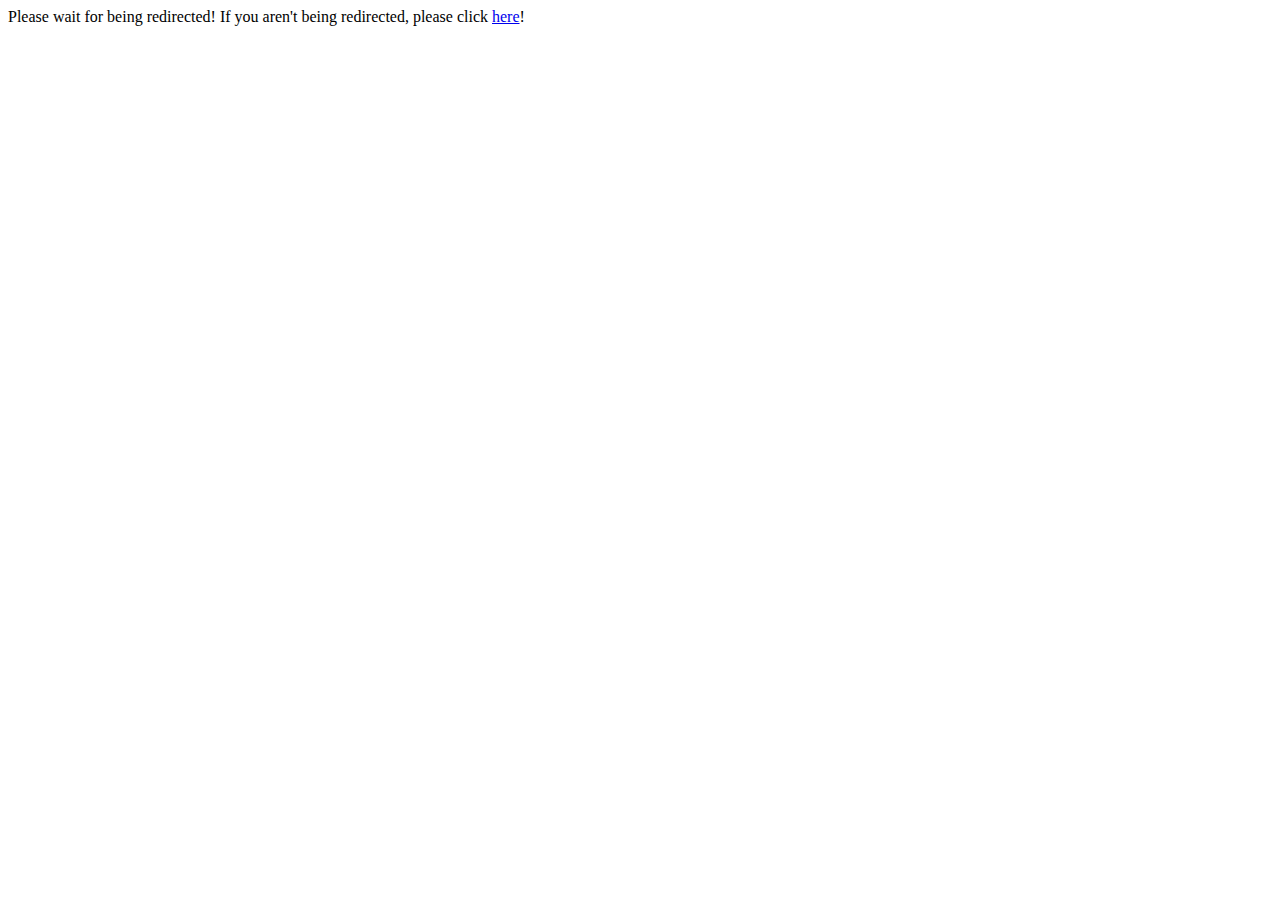
<file: README/index.html>
<!DOCTYPE html>
<html>
    <head>
    </head>
    <body>
        Please wait for being redirected!
        If you aren't being redirected, please click <a href="readme/index.html">here</a>!
    </body>
</html>
</file>
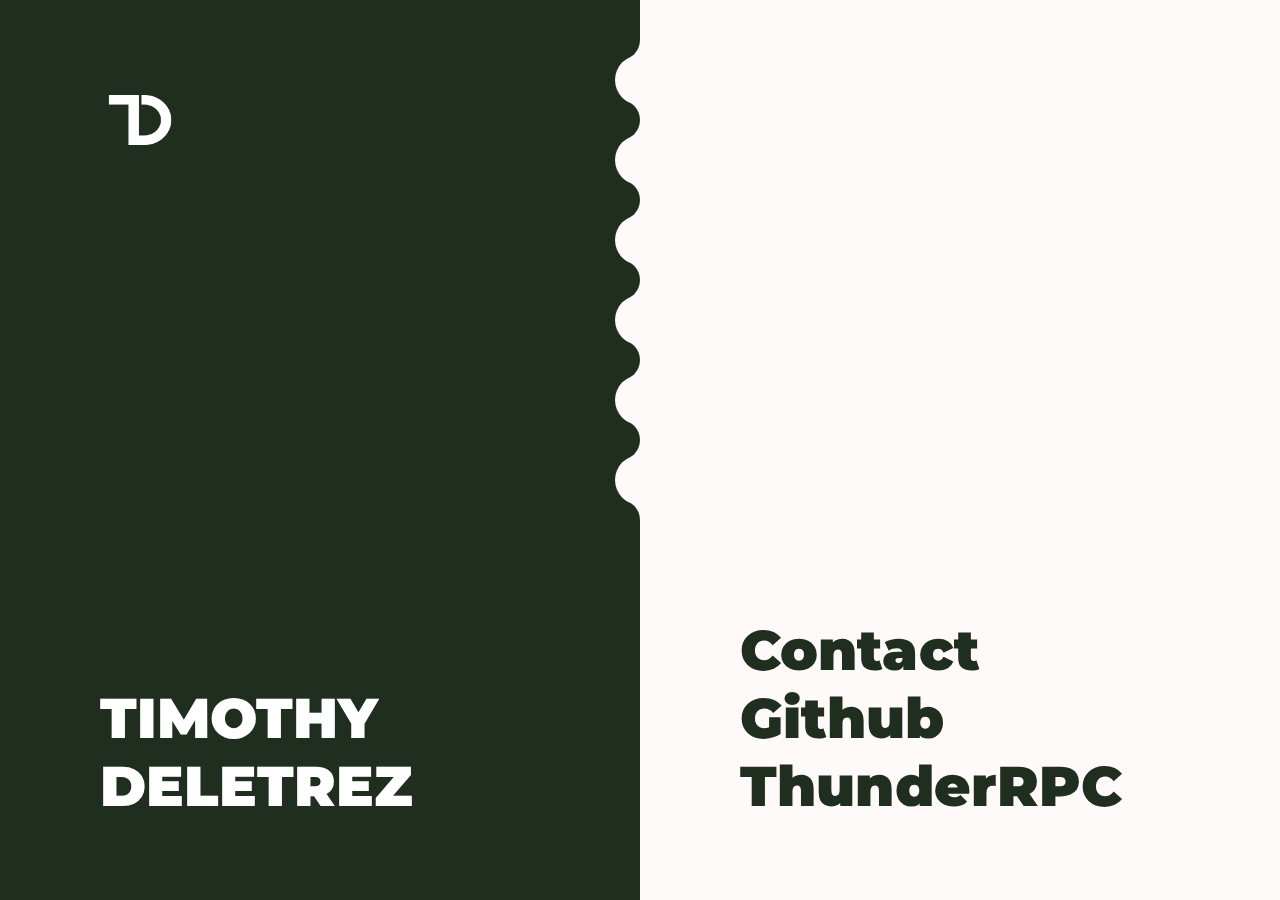
<file: website/index.html>
<!DOCTYPE html>
<html lang="en">
    <head>
        <!-- Global Meta Data -->
        <meta charset="utf-8">

        <!-- CSS Link -->
        <link rel="stylesheet" href="css/style.css">
        
        <!-- Graphics Customization -->
                <title>deltim --home</title>
        <link rel="icon" href="imgs/icon_alt.png">
        <link rel="stylesheet" href="css/style.css">
        <meta name="viewport" content="width=device-width, initial-scale=1.0">
        <meta name="keywords" content="timothydeletrez timothy deletrez deltim">
        <meta name="description" content="Hi! This is my personal website, you can find links to my socials medias and projects here!">
        <meta name="robots" content="index">
        <meta name="twitter:card" content="summary_large_image">
        <meta property="og:description" content="Hi! This is my personal website, you can find links to my socials medias and projects here!">
        <meta property="og:image" content="img/banner.png">
        <meta property="og:type" content="profile">
        <meta property="og:url" content="deltim.github.io/deltim/website">
        <meta charset="utf-8">
    </head>
    <body>
        <section class="home">
            <div class="left">
                <img src="imgs/icon.png" alt="Timothy Deletrez's icon, I made it myself.">
                <h1>Timothy<br>Deletrez</h1>
                <li class="balls-list">
                    <div class="balls"></div>
                    <div class="balls"></div>
                    <div class="balls"></div>
                    <div class="balls"></div>
                    <div class="balls"></div>
                    <div class="balls"></div>
                </li>
            </div>
            <div class="right">
                <div class="links">
                    <a href="mailto:deletrez.timothy@gmail.com" class="links-item">
                        Contact
                    </a>
                    <a href="github/index.html" class="links-item">
                        Github
                    </a>
                    <a href="thunder-rpc/index.html" class="links-item">
                        ThunderRPC
                    </a>
                </div>
            </div>      
        </section>
    </body>
</html>

    <!---------------------->
    <!--  This is a duck  -->
    <!--        _         -->
    <!--      <(.)__      -->
    <!--       (___/      -->
    <!---------------------->

    <!-- 
    This code has been
    made with heart 
    by timothydeletrez 
    -->
</file>
<file: website/css/style.css>
@import url('https://fonts.googleapis.com/css2?family=Montserrat:ital,wght@0,100;0,200;0,300;0,400;0,500;0,600;0,700;0,800;0,900;1,100;1,200;1,300;1,400;1,500;1,600;1,700;1,800;1,900&display=swap');

/* ~~~~~~~~~~~~~~~~~~~~~~~~~ #
#   CSS Reset
# ~~~~~~~~~~~~~~~~~~~~~~~~~ */

* {
    margin: 0;
    text-decoration: none;
    list-style: none;
    color: white;
}

html {
    scroll-behavior: smooth;
}

body {
    background: #fffafa;
    transition: all 0.5s ease;
}

/* ~~~~~~~~~~~~~~~~~~~~~~~~~ #
#   CSS Variables (root)
#
#   ! If you want to change color of the website,
#   Please do it here, and do not edit manually.
# ~~~~~~~~~~~~~~~~~~~~~~~~~ */

:root {
    --bgcolor: #fffafa;
    --maincolor: #202E20;
    --linkcolor: #55b655;

    --ff-main: 'Montserrat';
}

/* ~~~~~~~~~~~~~~~~~~~~~~~~~ #
#   Background
# ~~~~~~~~~~~~~~~~~~~~~~~~~ */

section.home {
    display: flex;
}

section.home div.left {
    background: var(--maincolor);
    height: 100vh;
    width: 50%;
    position: relative;
}

section.home div.left li.balls-list {
    position: absolute;
    top: 0;
    right: 0;
    margin-top: 25px;
    transform: translateX(25px);
}

section.home div.left li.balls-list div.balls {
    content: "";
    width: 50px;
    height: 50px;
    background: var(--bgcolor);
    margin: 30px 0;
    border-radius: 100px;
    position: relative;
}

section.home div.left li.balls-list div.balls::before {
    content: "";
    position: absolute;
    top: -15px;
    right: 25px;
    width: 20px;
    height: 20px;
    background-color: transparent;
    box-shadow: 10px 0 0 var(--bgcolor);
    border-bottom-right-radius: 100px;
}

section.home div.left li.balls-list div.balls::after {
    content: "";
    position: absolute;
    bottom: -15px;
    right: 25px;
    width: 20px;
    height: 20px;
    background-color: transparent;
    box-shadow: 10px 0 0 var(--bgcolor);
    border-top-right-radius: 100px;
}

/* ~~~~~~~~~~~~~~~~~~~~~~~~~ #
#   Left Side 
#   (Todoroki fire quirk... yeah i'm a mha addict)
# ~~~~~~~~~~~~~~~~~~~~~~~~~ */ 

section.home div.left img {
    width: 80px;
    height: 80px;
    position: absolute;
    top: 80px;
    left: 100px;
}

section.home div.left h1 {
    position: absolute;
    bottom: 80px;
    left: 100px;
    font-family:  var(--ff-main);
    text-transform: uppercase;
    font-weight: 900;
    font-size: 3.5em;
}

/* ~~~~~~~~~~~~~~~~~~~~~~~~~ #
#   Right Side 
#   Like Todoroki ice quirk... yeah again I know
# ~~~~~~~~~~~~~~~~~~~~~~~~~ */

section.home div.right {
    background: var(--bgcolor);
    height: 100vh;
    width: 50%;
    float: right;
    position: relative;
}

section.home div.right div.links {
    position: absolute;
    bottom: 80px;
    left: 100px;
    display: flex;
    flex-direction: column;
}

section.home div.right div.links a.links-item {
    color: var(--maincolor);
    font-family: var(--ff-main);
    font-size: 3.5em;
    font-weight: 900;
    transition: all 0.2s ease;
}

section.home div.right div.links a.links-item:hover {
    color: var(--linkcolor);
}

/* ~~~~~~~~~~~~~~~~~~~~~~~~~ #
#   Mobile Media Query
# ~~~~~~~~~~~~~~~~~~~~~~~~~ */ 

@media only screen and (max-width: 768px) {
    section.home {
        display: block;
    }

    section.home div.left {
        width: 100%;
        height: 50vh;
        display: flex;
        flex-direction: column;
    }
    
    section.home div.left img {
        position: static;
        margin: 0 auto;
        margin-top: 100px;
    }

    section.home div.left h1 {
        position: static;
        margin-top: 50px;
        font-size: 2em;
        text-align: center;
    }

    section.home div.left li.balls-list {
        display: none;
    }

    /* ~~~~~~~~~~~~~~~~~~~~~~~~ */
    /* ~~~~~~~~~~~~~~~~~~~~~~~~ */

    section.home div.right {
        width: 100%;
        height: 50vh;
    }

    section.home div.right div.links {
        margin-top: 100px;
        position: static;
        text-align: center;
    }

    section.home div.right div.links a.links-item {
        font-size: 2em;
    }
}
</file>
